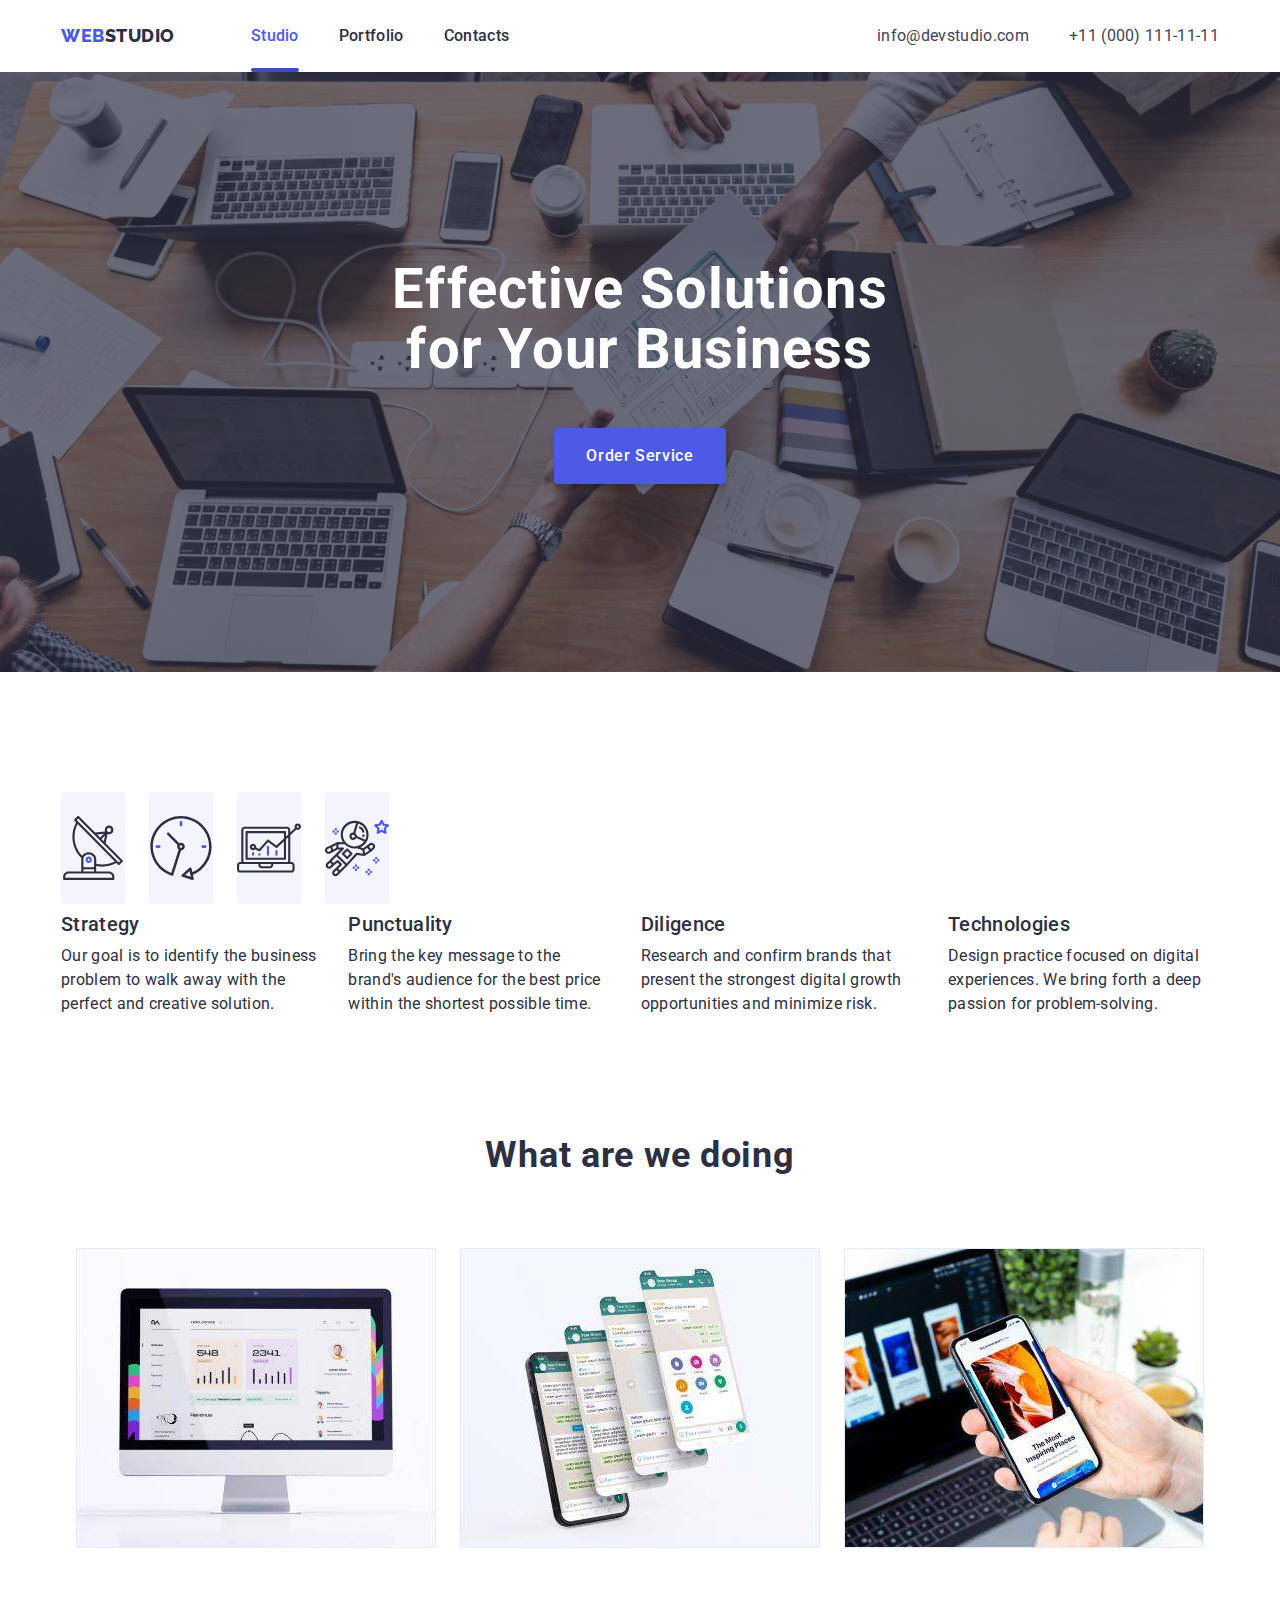
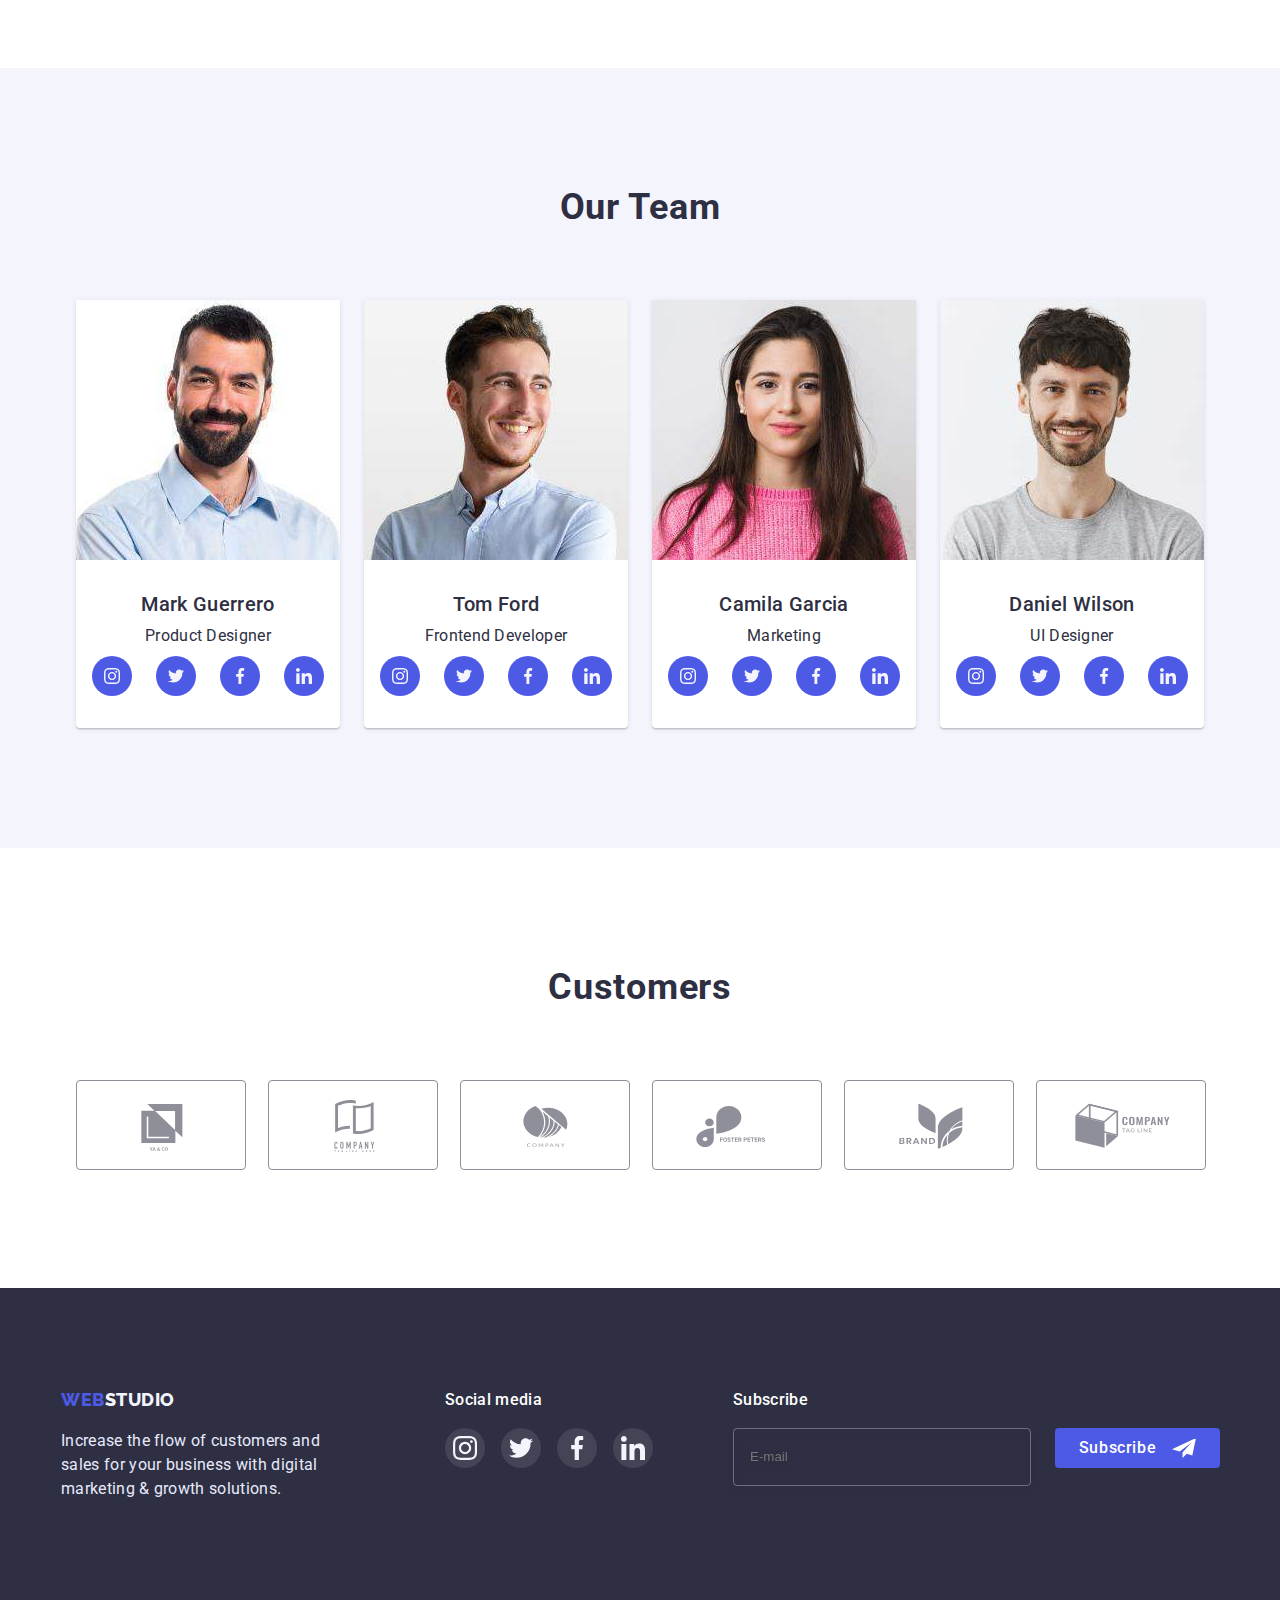
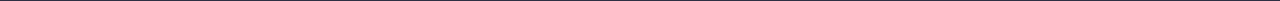
<file: index.html>
<!DOCTYPE html>
<html lang="en">
  <head>
    <meta charset="UTF-8" />
    <meta http-equiv="X-UA-Compatible" content="IE=edge" />
    <meta name="viewport" content="width=device-width, initial-scale=1.0" />
    <title>webstudio</title>
    <!--Fonts-->
    <link rel="preconnect" href="https://fonts.googleapis.com" />
    <link rel="preconnect" href="https://fonts.gstatic.com" crossorigin />
    <link rel="preconnect" href="https://fonts.googleapis.com" />
    <link rel="preconnect" href="https://fonts.gstatic.com" crossorigin />
    <link
      href="https://fonts.googleapis.com/css2?family=Raleway:wght@800&family=Roboto:wght@400;500;700;900&display=swap"
      rel="stylesheet"
    />
    <!--Styles-->
    <link
      rel="stylesheet"
      href="https://cdnjs.cloudflare.com/ajax/libs/modern-normalize/1.1.0/modern-normalize.min.css"
      integrity="sha512-wpPYUAdjBVSE4KJnH1VR1HeZfpl1ub8YT/NKx4PuQ5NmX2tKuGu6U/JRp5y+Y8XG2tV+wKQpNHVUX03MfMFn9Q=="
      crossorigin="anonymous"
      referrerpolicy="no-referrer"
    />
    <link rel="stylesheet" href="./css/styles.css" />
  </head>
  <body>
    <header class="header">
      <div class="container-header container">
        <nav class="header-nav">
          <a class="logo logo-header" href="./index.html">
            <span class="color-web">WEB</span>STUDIO</a
          >
          <ul class="links-list">
            <li class="link-item">
              <a class="header-links current" href="./index.html">Studio</a>
            </li>
            <li class="link-item">
              <a class="header-links" href="./portfolio.html">Portfolio</a>
            </li>
            <li class="link-item">
              <a class="header-links" href="">Contacts</a>
            </li>
          </ul>
        </nav>
        <address class="address">
          <ul class="menu-address">
            <li class="mail">
              <a class="contacts" href="mailto:info@devstudio.com"
                >info@devstudio.com</a
              >
            </li>
            <li class="tel">
              <a class="contacts" href="tel:+110001111111"
                >+11 (000) 111-11-11</a
              >
            </li>
          </ul>
        </address>
      </div>
    </header>

    <main>
      <!--банер-->
      <section class="section-hero section">
        <div class="container">
          <h1 class="hero-title">Effective Solutions for Your Business</h1>
          <button class="main-button" type="button" data-modal-open>
            Order Service
          </button>
        </div>
      </section>
      <!--преимущества-->
      <section class="section-advantages section">
        <div class="container">
          <h2 hidden>характерная черта</h2>
          <ul class="advantages-icons-list">
            <li class="advantages-icons-item">
              <a class="advantages-link" href="#">
                <svg class="advantages-icon">
                  <use href="./images/icons.svg#icon-antenna"></use>
                </svg>
              </a>
            </li>
            <li class="advantages-icons-item">
              <a class="advantages-link" href="#">
                <svg class="advantages-icon">
                  <use href="./images/icons.svg#icon-clock"></use>
                </svg>
              </a>
            </li>
            <li class="advantages-icons-item">
              <a class="advantages-link" href="#"
                ><svg class="advantages-icon">
                  <use href="./images/icons.svg#icon-diagram"></use>
                </svg>
              </a>
            </li>
            <li class="advantages-icons-item">
              <a class="advantages-link" href="#">
                <svg class="advantages-icon">
                  <use href="./images/icons.svg#icon-astronaut"></use>
                </svg>
              </a>
            </li>
          </ul>
          <ul class="list">
            <li class="list-general list-advantages">
              <h3 class="second-hero-text">Strategy</h3>
              <p class="text">
                Our goal is to identify the business problem to walk away with
                the perfect and creative solution.
              </p>
            </li>
            <li class="list-general list-advantages">
              <h3 class="second-hero-text">Punctuality</h3>
              <p class="text">
                Bring the key message to the brand's audience for the best price
                within the shortest possible time.
              </p>
            </li>
            <li class="list-general list-advantages">
              <h3 class="second-hero-text">Diligence</h3>
              <p class="text">
                Research and confirm brands that present the strongest digital
                growth opportunities and minimize risk.
              </p>
            </li>
            <li class="list-general list-advantages">
              <h3 class="second-hero-text">Technologies</h3>
              <p class="text">
                Design practice focused on digital experiences. We bring forth a
                deep passion for problem-solving.
              </p>
            </li>
          </ul>
        </div>
      </section>
      <!--что мы делаем-->
      <section class="section-we-doing section">
        <div class="container">
          <h2 class="hero-text">What are we doing</h2>
          <ul class="list">
            <li class="list-general">
              <img src="./images/monitor.jpg" alt="monitor" width="360" />
            </li>
            <li class="list-general">
              <img src="./images/app.jpg" alt="app" width="360" />
            </li>
            <li class="list-general">
              <img src="./images/using_app.jpg" alt="using app" width="360" />
            </li>
          </ul>
        </div>
      </section>
      <!-- наша команда-->
      <section class="section-our-team section">
        <div class="container">
          <h2 class="hero-text">Our Team</h2>
          <ul class="list">
            <li class="list-general list-our-team">
              <img
                src="./images/product_designer.jpg"
                alt="Mark Guerrero"
                width="264"
              />
              <div class="team-name">
                <h3 class="second-hero-text text-our-tem">Mark Guerrero</h3>
                <p class="text text-our-tem">Product Designer</p>
              </div>
              <div>
                <ul class="socials-list">
                  <li class="socials-item">
                    <a class="socials-link" href="#">
                      <svg class="socials-icon">
                        <use href="./images/icons.svg#icon-instagram"></use>
                      </svg>
                    </a>
                  </li>
                  <li class="socials-item">
                    <a class="socials-link" href="#">
                      <svg class="socials-icon">
                        <use href="./images/icons.svg#icon-twitter"></use>
                      </svg>
                    </a>
                  </li>
                  <li class="socials-item">
                    <a class="socials-link" href="#">
                      <svg class="socials-icon">
                        <use href="./images/icons.svg#icon-facebook"></use>
                      </svg>
                    </a>
                  </li>
                  <li class="socials-item">
                    <a class="socials-link" href="#">
                      <svg class="socials-icon">
                        <use href="./images/icons.svg#icon-linkedin"></use>
                      </svg>
                    </a>
                  </li>
                </ul>
              </div>
            </li>
            <li class="list-general list-our-team">
              <img
                src="./images/frontend_developer.jpg"
                alt="Tom Ford"
                width="264"
              />
              <div class="team-name">
                <h3 class="second-hero-text text-our-tem">Tom Ford</h3>
                <p class="text text-our-tem">Frontend Developer</p>
              </div>
              <ul class="socials-list">
                <li class="socials-item">
                  <a class="socials-link" href="#">
                    <svg class="socials-icon">
                      <use href="./images/icons.svg#icon-instagram"></use>
                    </svg>
                  </a>
                </li>
                <li class="socials-item">
                  <a class="socials-link" href="#">
                    <svg class="socials-icon">
                      <use href="./images/icons.svg#icon-twitter"></use>
                    </svg>
                  </a>
                </li>
                <li class="socials-item">
                  <a class="socials-link" href="#">
                    <svg class="socials-icon">
                      <use href="./images/icons.svg#icon-facebook"></use>
                    </svg>
                  </a>
                </li>
                <li class="socials-item">
                  <a class="socials-link" href="#">
                    <svg class="socials-icon">
                      <use href="./images/icons.svg#icon-linkedin"></use>
                    </svg>
                  </a>
                </li>
              </ul>
            </li>
            <li class="list-general list-our-team">
              <img
                src="./images/marketing.jpg"
                alt="Camila Garcia"
                width="264"
              />
              <div class="team-name">
                <h3 class="second-hero-text text-our-tem">Camila Garcia</h3>
                <p class="text text-our-tem">Marketing</p>
              </div>
              <ul class="socials-list">
                <li class="socials-item">
                  <a class="socials-link" href="#">
                    <svg class="socials-icon">
                      <use href="./images/icons.svg#icon-instagram"></use>
                    </svg>
                  </a>
                </li>
                <li class="socials-item">
                  <a class="socials-link" href="#">
                    <svg class="socials-icon">
                      <use href="./images/icons.svg#icon-twitter"></use>
                    </svg>
                  </a>
                </li>
                <li class="socials-item">
                  <a class="socials-link" href="#">
                    <svg class="socials-icon">
                      <use href="./images/icons.svg#icon-facebook"></use>
                    </svg>
                  </a>
                </li>
                <li class="socials-item">
                  <a class="socials-link" href="#">
                    <svg class="socials-icon">
                      <use href="./images/icons.svg#icon-linkedin"></use>
                    </svg>
                  </a>
                </li>
              </ul>
            </li>
            <li class="list-general list-our-team">
              <img
                src="./images/ui_designer.jpg"
                alt="Daniel Wilson"
                width="264"
              />
              <div class="team-name">
                <h3 class="second-hero-text text-our-tem">Daniel Wilson</h3>
                <p class="text text-our-tem">UI Designer</p>
              </div>
              <ul class="socials-list">
                <li class="socials-item">
                  <a class="socials-link" href="#">
                    <svg class="socials-icon">
                      <use href="./images/icons.svg#icon-instagram"></use>
                    </svg>
                  </a>
                </li>
                <li class="socials-item">
                  <a class="socials-link" href="#">
                    <svg class="socials-icon">
                      <use href="./images/icons.svg#icon-twitter"></use>
                    </svg>
                  </a>
                </li>
                <li class="socials-item">
                  <a class="socials-link" href="#">
                    <svg class="socials-icon">
                      <use href="./images/icons.svg#icon-facebook"></use>
                    </svg>
                  </a>
                </li>
                <li class="socials-item">
                  <a class="socials-link" href="#">
                    <svg class="socials-icon">
                      <use href="./images/icons.svg#icon-linkedin"></use>
                    </svg>
                  </a>
                </li>
              </ul>
            </li>
          </ul>
        </div>
      </section>
      <!--Клиенты-->
      <section class="section">
        <div class="container">
          <h2 class="hero-text">Customers</h2>
          <ul class="customers-list">
            <li class="customers-item">
              <a class="customers-link" href="#">
                <svg class="customers-icon" width="104px" height="56px">
                  <use href="./images/icons.svg#icon-Logo1"></use>
                </svg>
              </a>
            </li>
            <li class="customers-item">
              <a class="customers-link" href="#">
                <svg class="customers-icon" width="104px" height="56px">
                  <use href="./images/icons.svg#icon-Logo2"></use>
                </svg>
              </a>
            </li>
            <li class="customers-item">
              <a class="customers-link" href="#">
                <svg class="customers-icon" width="104px" height="56px">
                  <use href="./images/icons.svg#icon-Logo3"></use>
                </svg>
              </a>
            </li>
            <li class="customers-item">
              <a class="customers-link" href="#">
                <svg class="customers-icon" width="104px" height="56px">
                  <use href="./images/icons.svg#icon-Logo4"></use>
                </svg>
              </a>
            </li>
            <li class="customers-item">
              <a class="customers-link" href="#">
                <svg class="customers-icon" width="104px" height="56px">
                  <use href="./images/icons.svg#icon-Logo5"></use>
                </svg>
              </a>
            </li>
            <li class="customers-item">
              <a class="customers-link" href="#">
                <svg class="customers-icon" width="104px" height="56px">
                  <use href="./images/icons.svg#icon-Logo6"></use>
                </svg>
              </a>
            </li>
          </ul>
        </div>
      </section>
    </main>

    <footer class="footer">
      <div class="container">
        <div class="container-footer">
          <div class="logo-text-footer">
            <a class="logo" href="./index.html"
              ><span class="color-web">WEB</span
              ><span class="color-studio">STUDIO</span>
            </a>
            <p class="text-footer">
              Increase the flow of customers and sales for your business with
              digital marketing & growth solutions.
            </p>
          </div>
          <div>
            <p class="text-social-media">Social media</p>
            <ul class="socials-list-footer">
              <li class="socials-item-footer">
                <a class="socials-link socials-link-footer" href="#">
                  <svg class="socials-icon-footer">
                    <use href="./images/icons.svg#icon-instagram"></use>
                  </svg>
                </a>
              </li>
              <li class="socials-item-footer">
                <a class="socials-link socials-link-footer" href="#">
                  <svg class="socials-icon-footer">
                    <use href="./images/icons.svg#icon-twitter"></use>
                  </svg>
                </a>
              </li>
              <li class="socials-item-footer">
                <a class="socials-link socials-link-footer" href="#">
                  <svg class="socials-icon-footer">
                    <use href="./images/icons.svg#icon-facebook"></use>
                  </svg>
                </a>
              </li>
              <li class="socials-item-footer">
                <a class="socials-link socials-link-footer" href="#">
                  <svg class="socials-icon-footer">
                    <use href="./images/icons.svg#icon-linkedin"></use>
                  </svg>
                </a>
              </li>
            </ul>
          </div>
          <div class="subscribe-form">
            <label
              class="subscribe-label text-social-media"
              for="email-Subscribe"
              >Subscribe</label
            >
            <form
              class="form-subscribe"
              name="Subscribe"
              autocomplete="off"
              novalidate
            >
              <input
                class="subscribe-input"
                type="email"
                id="email-Subscribe"
                name="email-Subscribe"
                placeholder="E-mail"
              />
              <button class="button-subscribe" type="submit">
                Subscribe
                <svg class="subscribe-icon">
                  <use href="./images/icons.svg#icon-Frame"></use>
                </svg>
              </button>
            </form>
          </div>
        </div>
      </div>
    </footer>

    <div class="backdrob is-hidden" data-modal>
      <div class="modal">
        <button class="modal-close" type="button" data-modal-close>
          <svg class="close-icon">
            <use href="./images/icons.svg#icon-close-black"></use>
          </svg>
        </button>
        <h2 class="modal-text">
          Leave your contacts and we will call you back
        </h2>
        <form class="contact-form" name="conact-form" autocomplete="off">
          <div class="form-field">
            <label class="modal-label" for="user-name">Name</label>
            <input
              class="modal-input"
              id="user-name"
              type="text"
              name="user-name"
              autofocus
              required
            />
            <svg class="modal-icon">
              <use href="./images/icons.svg#icon-person-black"></use>
            </svg>
          </div>
          <div class="form-field">
            <label class="modal-label" for="user-phone">Phone</label>
            <input
              class="modal-input"
              id="user-phone"
              type="tel"
              name="user-phone"
              required
            />
            <svg class="modal-icon">
              <use href="./images/icons.svg#icon-phone-black-18dp"></use>
            </svg>
          </div>
          <div class="form-field">
            <label class="modal-label" for="user-email">Email</label>
            <input
              class="modal-input"
              id="user-email"
              type="email"
              name="user-email"
              required
            />
            <svg class="modal-icon">
              <use href="./images/icons.svg#icon-email-black-18dp"></use>
            </svg>
          </div>
          <div class="form-field">
            <label class="modal-label" for="user-comment">Comment</label>
            <textarea
              class="modal-input textarea"
              name="user-comment"
              id="user-comment"
              placeholder="Text input"
            ></textarea>
          </div>
          <div class="form-checkbox">
            <input
              class="input-checkbox"
              type="checkbox"
              id="input-checkbox"
              name="input-checkbox"
            />
            <span class="checkbox-icon"></span>
            <label class="label-checkbox" for="input-checkbox">
              I accept the terms and conditions of the
              <a href="#">Privacy Policy</a></label
            >
          </div>
          <div class="modal-button">
            <button class="button-send" type="submit">Send</button>
          </div>
        </form>
      </div>
    </div>
    <script src="./js/modal.js"></script>
  </body>
</html>
</file>
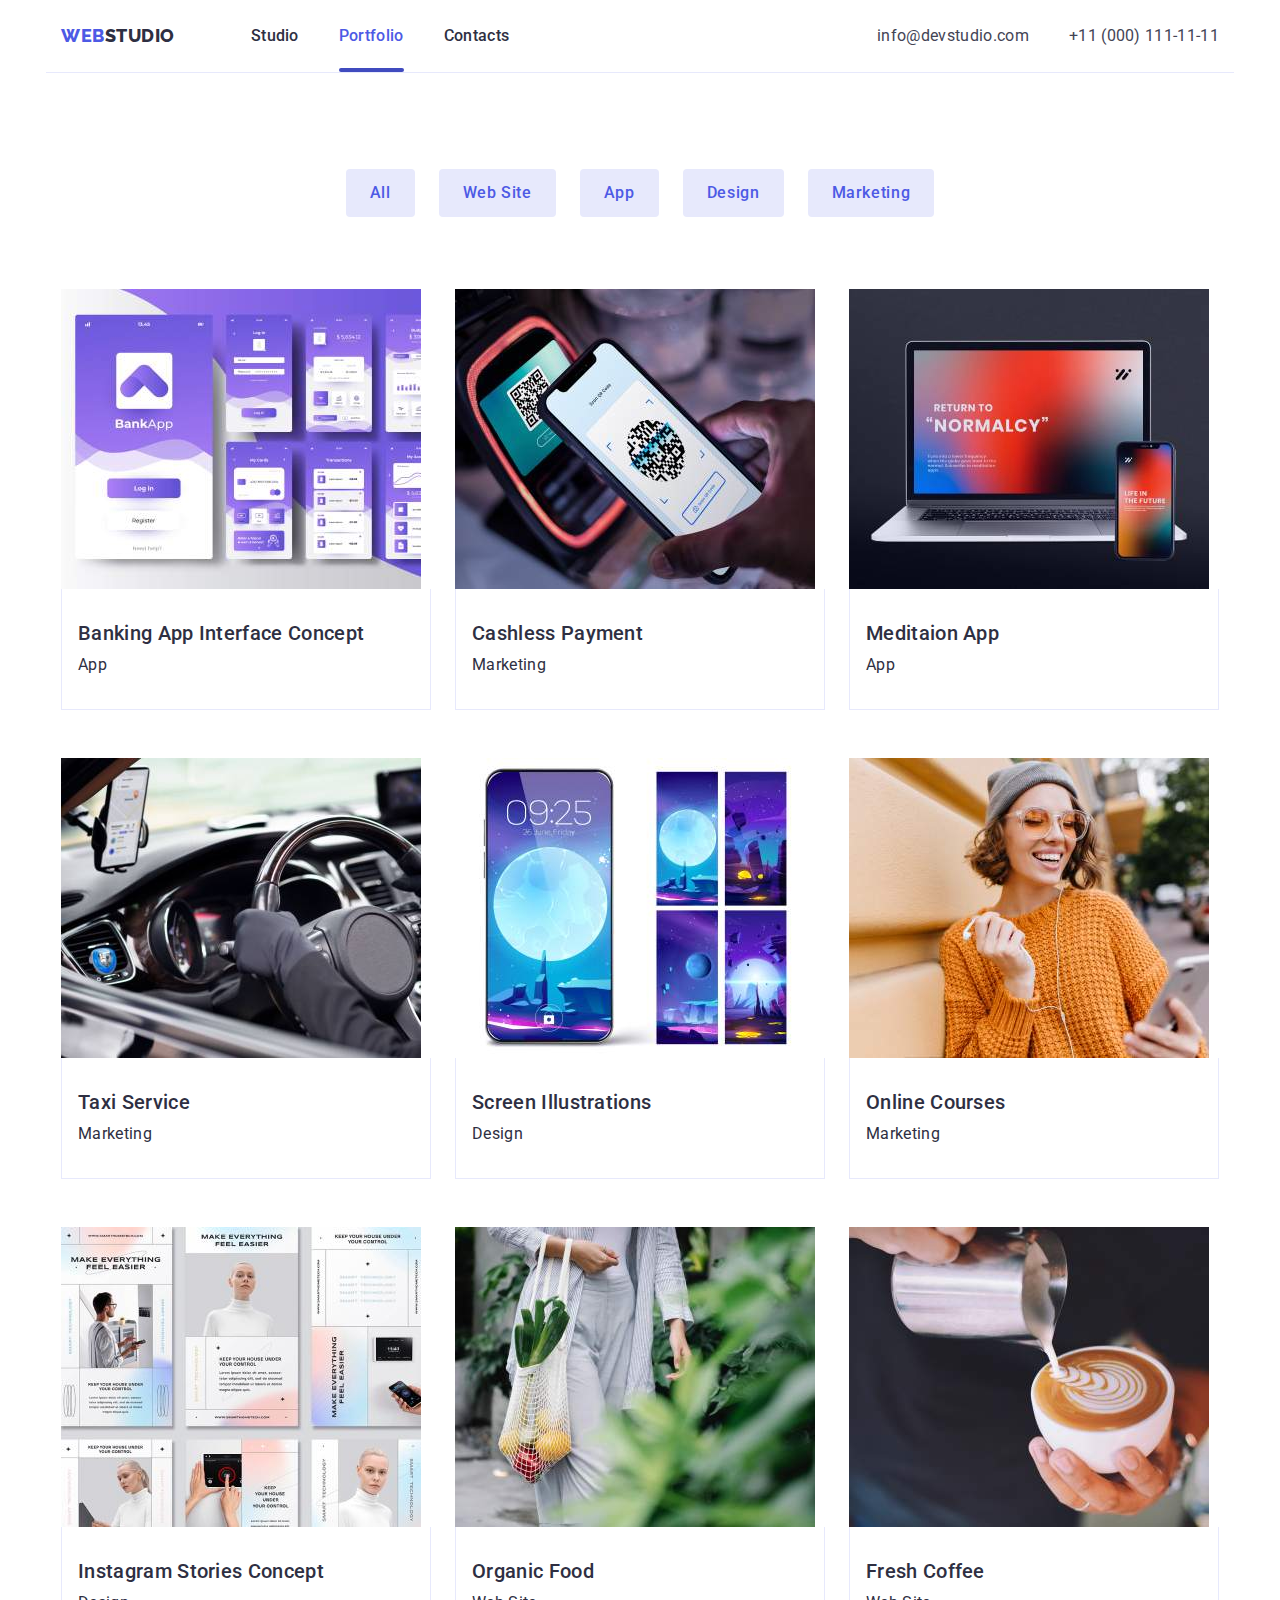
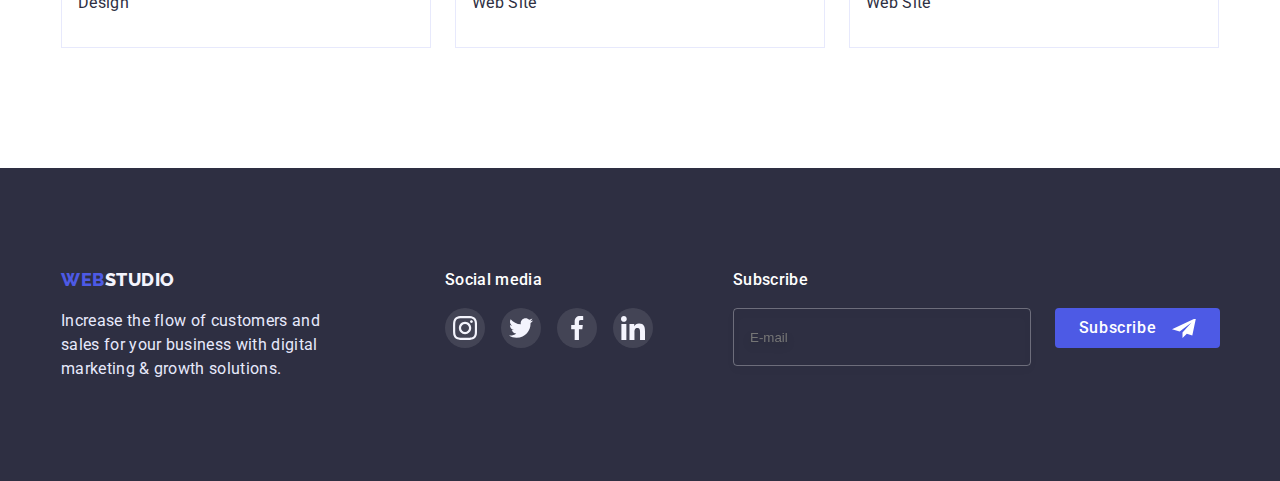
<file: portfolio.html>
<!DOCTYPE html>
<html lang="en">
  <head>
    <meta charset="UTF-8" />
    <meta http-equiv="X-UA-Compatible" content="IE=edge" />
    <meta name="viewport" content="width=device-width, initial-scale=1.0" />
    <title>Portfolio</title>
    <!--Fonts-->
    <link rel="preconnect" href="https://fonts.googleapis.com" />
    <link rel="preconnect" href="https://fonts.gstatic.com" crossorigin />
    <link rel="preconnect" href="https://fonts.googleapis.com" />
    <link rel="preconnect" href="https://fonts.gstatic.com" crossorigin />
    <link
      href="https://fonts.googleapis.com/css2?family=Raleway:wght@800&family=Roboto:wght@400;500;700;900&display=swap"
      rel="stylesheet"
    />
    <!--Styles-->
    <link
      rel="stylesheet"
      href="https://cdnjs.cloudflare.com/ajax/libs/modern-normalize/1.1.0/modern-normalize.min.css"
      integrity="sha512-wpPYUAdjBVSE4KJnH1VR1HeZfpl1ub8YT/NKx4PuQ5NmX2tKuGu6U/JRp5y+Y8XG2tV+wKQpNHVUX03MfMFn9Q=="
      crossorigin="anonymous"
      referrerpolicy="no-referrer"
    />
    <link rel="stylesheet" href="./css/styles.css" />
  </head>
  <body>
    <header class="header">
      <div class="container-header container bottom-frame">
        <nav class="header-nav">
          <a class="logo logo-header" href="./index.html">
            <span class="color-web">WEB</span>STUDIO</a
          >
          <ul class="links-list">
            <li class="link-item">
              <a class="header-links" href="./index.html">Studio</a>
            </li>
            <li class="link-item">
              <a class="header-links current" href="./portfolio.html"
                >Portfolio</a
              >
            </li>
            <li class="link-item">
              <a class="header-links" href="">Contacts</a>
            </li>
          </ul>
        </nav>
        <address class="address">
          <ul class="menu-address">
            <li class="mail">
              <a class="contacts" href="mailto:info@devstudio.com"
                >info@devstudio.com</a
              >
            </li>
            <li class="tel">
              <a class="contacts" href="tel:+110001111111"
                >+11 (000) 111-11-11</a
              >
            </li>
          </ul>
        </address>
      </div>
    </header>
    <main>
      <section class="section-portfolio">
        <div class="container">
          <ul class="button-navigation">
            <li><button class="filter-button" type="button">All</button></li>
            <li>
              <button class="filter-button" type="button">Web Site</button>
            </li>
            <li><button class="filter-button" type="button">App</button></li>
            <li>
              <button class="filter-button" type="button">Design</button>
            </li>
            <li>
              <button class="filter-button" type="button">Marketing</button>
            </li>
          </ul>
          <h1 hidden>Our projects</h1>
          <ul class="projects-list">
            <li class="projects-item">
              <a class="projects-link" href="">
                <div class="projects-image">
                  <img
                    src="./images/portfolio/banking.jpg"
                    alt="Banking App"
                    width="360"
                  />
                  <div class="projects-description">
                    <p>
                      14 Stylish and User-Friendly App Design Concepts · Task
                      Manager App · Calorie Tracker App · Exotic Fruit Ecommerce
                      App · Cloud Storage App
                    </p>
                  </div>
                </div>

                <div class="projects-text">
                  <h2 class="second-hero-text">
                    Banking App Interface Concept
                  </h2>
                  <p class="text">App</p>
                </div>
              </a>
            </li>
            <li class="projects-item">
              <a class="projects-link" href="">
                <div class="projects-image">
                  <img
                    src="./images/portfolio/payment.jpg"
                    alt="Cashless Payment"
                    width="360"
                  />
                  <div class="projects-description">
                    <p>
                      14 Stylish and User-Friendly App Design Concepts · Task
                      Manager App · Calorie Tracker App · Exotic Fruit Ecommerce
                      App · Cloud Storage App
                    </p>
                  </div>
                </div>
                <div class="projects-text">
                  <h2 class="second-hero-text">Cashless Payment</h2>
                  <p class="text">Marketing</p>
                </div>
              </a>
            </li>
            <li class="projects-item">
              <a class="projects-link" href="">
                <div class="projects-image">
                  <img
                    src="./images/portfolio/meditaion.jpg"
                    alt="Meditaion App"
                    width="360"
                  />
                  <div class="projects-description">
                    <p>
                      14 Stylish and User-Friendly App Design Concepts · Task
                      Manager App · Calorie Tracker App · Exotic Fruit Ecommerce
                      App · Cloud Storage App
                    </p>
                  </div>
                </div>
                <div class="projects-text">
                  <h2 class="second-hero-text">Meditaion App</h2>
                  <p class="text">App</p>
                </div>
              </a>
            </li>
            <li class="projects-item">
              <a class="projects-link" href="">
                <div class="projects-image">
                  <img
                    src="./images/portfolio/taxi.jpg"
                    alt="Taxi Service"
                    width="360"
                  />
                  <div class="projects-description">
                    <p>
                      14 Stylish and User-Friendly App Design Concepts · Task
                      Manager App · Calorie Tracker App · Exotic Fruit Ecommerce
                      App · Cloud Storage App
                    </p>
                  </div>
                </div>
                <div class="projects-text">
                  <h2 class="second-hero-text">Taxi Service</h2>
                  <p class="text">Marketing</p>
                </div>
              </a>
            </li>
            <li class="projects-item">
              <a class="projects-link" href="">
                <div class="projects-image">
                  <img
                    src="./images/portfolio/illustration.jpg"
                    alt="Screen Illustrations"
                    width="360"
                  />
                  <div class="projects-description">
                    <p>
                      14 Stylish and User-Friendly App Design Concepts · Task
                      Manager App · Calorie Tracker App · Exotic Fruit Ecommerce
                      App · Cloud Storage App
                    </p>
                  </div>
                </div>
                <div class="projects-text">
                  <h2 class="second-hero-text">Screen Illustrations</h2>
                  <p class="text">Design</p>
                </div>
              </a>
            </li>
            <li class="projects-item">
              <a class="projects-link" href="">
                <div class="projects-image">
                  <img
                    src="./images/portfolio/courses.jpg"
                    alt="Online Courses"
                    width="360"
                  />
                  <div class="projects-description">
                    <p>
                      14 Stylish and User-Friendly App Design Concepts · Task
                      Manager App · Calorie Tracker App · Exotic Fruit Ecommerce
                      App · Cloud Storage App
                    </p>
                  </div>
                </div>
                <div class="projects-text">
                  <h2 class="second-hero-text">Online Courses</h2>
                  <p class="text">Marketing</p>
                </div>
              </a>
            </li>
            <li class="projects-item">
              <a class="projects-link" href="">
                <div class="projects-image">
                  <img
                    src="./images/portfolio/instagram.jpg"
                    alt="Instagram Stories Concept"
                    width="360"
                  />
                  <div class="projects-description">
                    <p>
                      14 Stylish and User-Friendly App Design Concepts · Task
                      Manager App · Calorie Tracker App · Exotic Fruit Ecommerce
                      App · Cloud Storage App
                    </p>
                  </div>
                </div>
                <div class="projects-text">
                  <h2 class="second-hero-text">Instagram Stories Concept</h2>
                  <p class="text">Design</p>
                </div>
              </a>
            </li>
            <li class="projects-item">
              <a class="projects-link" href="">
                <div class="projects-image">
                  <img
                    src="./images/portfolio/food.jpg"
                    alt="Organic Food"
                    width="360"
                  />
                  <div class="projects-description">
                    <p>
                      14 Stylish and User-Friendly App Design Concepts · Task
                      Manager App · Calorie Tracker App · Exotic Fruit Ecommerce
                      App · Cloud Storage App
                    </p>
                  </div>
                </div>
                <div class="projects-text">
                  <h2 class="second-hero-text">Organic Food</h2>
                  <p class="text">Web Site</p>
                </div>
              </a>
            </li>
            <li class="projects-item">
              <a class="projects-link" href="">
                <div class="projects-image">
                  <img
                    src="./images/portfolio/coffee.jpg"
                    alt="Fresh Coffee"
                    width="360"
                  />
                  <div class="projects-description">
                    <p>
                      14 Stylish and User-Friendly App Design Concepts · Task
                      Manager App · Calorie Tracker App · Exotic Fruit Ecommerce
                      App · Cloud Storage App
                    </p>
                  </div>
                </div>
                <div class="projects-text">
                  <h2 class="second-hero-text">Fresh Coffee</h2>
                  <p class="text">Web Site</p>
                </div>
              </a>
            </li>
          </ul>
        </div>
      </section>
    </main>

    <footer class="footer">
      <div class="container">
        <div class="container-footer">
          <div class="logo-text-footer">
            <a class="logo" href="./index.html"
              ><span class="color-web">WEB</span
              ><span class="color-studio">STUDIO</span>
            </a>
            <p class="text-footer">
              Increase the flow of customers and sales for your business with
              digital marketing & growth solutions.
            </p>
          </div>
          <div>
            <p class="text-social-media">Social media</p>
            <ul class="socials-list-footer">
              <li class="socials-item-footer">
                <a class="socials-link socials-link-footer" href="#">
                  <svg class="socials-icon-footer">
                    <use href="./images/icons.svg#icon-instagram"></use>
                  </svg>
                </a>
              </li>
              <li class="socials-item-footer">
                <a class="socials-link socials-link-footer" href="#">
                  <svg class="socials-icon-footer">
                    <use href="./images/icons.svg#icon-twitter"></use>
                  </svg>
                </a>
              </li>
              <li class="socials-item-footer">
                <a class="socials-link socials-link-footer" href="#">
                  <svg class="socials-icon-footer">
                    <use href="./images/icons.svg#icon-facebook"></use>
                  </svg>
                </a>
              </li>
              <li class="socials-item-footer">
                <a class="socials-link socials-link-footer" href="#">
                  <svg class="socials-icon-footer">
                    <use href="./images/icons.svg#icon-linkedin"></use>
                  </svg>
                </a>
              </li>
            </ul>
          </div>
          <div class="subscribe-form">
            <label
              class="subscribe-label text-social-media"
              for="email-Subscribe"
              >Subscribe</label
            >
            <form
              class="form-subscribe"
              name="Subscribe"
              autocomplete="off"
              novalidate
            >
              <input
                class="subscribe-input"
                type="email"
                id="email-Subscribe"
                name="email-Subscribe"
                placeholder="E-mail"
              />
              <button class="button-subscribe" type="submit">
                Subscribe
                <svg class="subscribe-icon">
                  <use href="./images/icons.svg#icon-Frame"></use>
                </svg>
              </button>
            </form>
          </div>
        </div>
      </div>
    </footer>
  </body>
</html>
</file>
<file: css/styles.css>
:root {
  --white: #fff;
  --navy: #2e2f42;
  --cl-hover: #404bbf;
  --contact-cl: #434455;
  --blue: #4d5ae5;
  --white-two: #e7e9fc;
  --white-three: #f4f4fd;
  --green-hover: #31d0aa;
  --customers-icon: #8e8f99;
  --black: #000000;
  --modal-bgc: #fcfcfc;
  --transition: 250ms cubic-bezier(0.4, 0, 0.2, 1);
}

* {
  padding: 0;
  margin: 0;
}

body {
  color: var(--navy);
  background-color: var(--white);
  font-family: "Roboto", sans-serif;
  letter-spacing: 0.02em;
  font-size: 16px;
  line-height: 1.5;
}
ul {
  list-style-type: none;
  margin: 0;
  padding: 0;
}

img {
  display: block;
  max-width: 100%;
  height: auto;
}

p,
h1,
h2,
h3,
h4,
h5,
h6 {
  margin-top: 0;
}

.section {
  padding: 120px 0px;
  max-width: 1440px;
  margin-left: auto;
  margin-right: auto;
}

.container {
  width: 1158px;
  margin-left: auto;
  margin-right: auto;
  padding-left: 15px;
  padding-right: 15px;
}

/*header*/

.header {
  background-color: var(--white);
}
.container-header {
  display: flex;
  align-items: center;
}

.bottom-frame {
  border-bottom: 1px solid var(--white-two);
}

.header-links {
  font-weight: 500;
  font-size: 16px;
  line-height: 1.5;
  text-decoration: none;
  color: var(--navy);
  letter-spacing: 0.02em;
  display: block;
  padding-top: 24px;
  padding-bottom: 24px;
  transition: color 250ms cubic-bezier(0.4, 0, 0.2, 1),
    background-color 250ms cubic-bezier(0.4, 0, 0.2, 1);
}

.links-list {
  display: flex;
  align-items: center;
  gap: 40px;
}
.header-links:hover {
  color: var(--cl-hover);
}
.header-links:focus {
  color: var(--cl-hover);
  background-color: var(--white);
}
.current {
  position: relative;
  color: var(--blue);
}
.current::after {
  content: "";
  display: block;
  position: absolute;
  width: 100%;
  height: 4px;
  bottom: 0;
  left: 0;
  border-radius: 2px;
  background-color: var(--cl-hover);
}
.header-nav {
  display: flex;
  align-items: center;
  flex-grow: 1;
}
.contacts {
  font-size: 16px;
  line-height: 1.5;
  text-decoration: none;
  color: var(--contact-cl);
  letter-spacing: 0.02em;
  padding-top: 24px;
  padding-bottom: 24px;
  transition: color 250ms cubic-bezier(0.4, 0, 0.2, 1),
    background-color 250ms cubic-bezier(0.4, 0, 0.2, 1);
}
.contacts:hover {
  color: var(--blue);
}
.contacts:focus {
  color: var(--blue);
  background-color: var(--white);
}

.menu-address {
  display: flex;
  align-items: center;
  gap: 40px;
}
.address {
  margin-left: auto;
  font-style: normal;
}

.logo-header {
  margin-right: 76px;
}

.logo {
  color: var(--navy);
  font-family: "Raleway", sans-serif;
  font-weight: 800;
  font-size: 18px;
  line-height: 1.33;
  text-transform: uppercase;
  text-decoration: none;
  letter-spacing: 0.03em;
}

.color-web {
  color: var(--blue);
}
.color-studio {
  color: var(--white-three);
}

/*hero*/

.hero-title {
  color: var(--white);
  max-width: 496px;
  font-size: 56px;
  line-height: 1.07;
  text-align: center;
  letter-spacing: 0.02em;
  margin: 0 auto;
  margin-bottom: 48px;
}

.section-hero {
  padding-top: 188px;
  padding-bottom: 188px;
  text-align: center;
  background-image: linear-gradient(
      rgba(46, 47, 66, 0.7),
      rgba(46, 47, 66, 0.7)
    ),
    url(../images/hero_image.jpg);
  background-repeat: no-repeat;
  background-position: center;
  background-size: 1440px;
}

.hero-text {
  font-size: 36px;
  line-height: 1.11;
  text-align: center;
  letter-spacing: 0.02em;
  margin-bottom: 72px;
}

.second-hero-text {
  font-size: 20px;
  font-weight: 500;
  line-height: 1.2;
  margin-bottom: 8px;
}

.text {
  font-size: 16px;
  line-height: 1.5;
}

/*main button*/

.main-button {
  font-weight: 500;
  font-size: 16px;
  line-height: 1.5;
  font-family: "Roboto", sans-serif;
  cursor: pointer;
  background-color: var(--blue);
  color: var(--white);
  border: none;
  border-radius: 4px;
  box-shadow: 0px 4px 4px rgba(0, 0, 0, 0.15);
  letter-spacing: 0.04em;
  padding: 16px 32px;
  transition: background-color 250ms cubic-bezier(0.4, 0, 0.2, 1);
}
.main-button:hover {
  background-color: var(--cl-hover);
}
.main-button:focus {
  background-color: var(--cl-hover);
}

/*advantages*/
.advantages-icons-list {
  display: flex;
  gap: 24px;
}

.advantages-icons-item {
  flex-basis: calc((100%-72) / 4);
  display: flex;
  justify-content: center;
  align-items: center;
  height: 112px;
  background-color: var(--white-three);
  border-radius: 4px;
  margin-bottom: 8px;
}

.advantages-link {
  display: flex;
  width: 64px;
  height: 64px;
}

.advantages-icon {
  display: flex;
  fill: var(--navy);
}

.list-advantages {
  flex-basis: calc((100%-72) / 4);
}

/*What are we doing*/

.section-we-doing {
  padding-top: 0px;
}

/*our team*/

.text-our-tem {
  text-align: center;
}
.section-our-team {
  background-color: var(--white-three);
}
.list-our-team {
  background-color: var(--white);
  box-shadow: 0px 1px 6px rgba(46, 47, 66, 0.08),
    0px 1px 1px rgba(46, 47, 66, 0.16), 0px 2px 1px rgba(46, 47, 66, 0.08);
  border-radius: 0px 0px 4px 4px;
}

.team-name {
  padding: 32px 0;
  padding-bottom: 0px;
}

.list {
  display: flex;
  align-items: center;
  justify-content: center;
}
.list-general:not(:last-child) {
  margin-right: 24px;
}

/*Клиенты*/
.customers-list {
  display: flex;
  gap: 24px;
  justify-content: center;
}
.customers-icon {
  fill: currentColor;
}
.customers-item {
  flex-basis: calc((100%-108) / 6);
  width: 168px;
  height: 88px;
}

.customers-link:hover {
  color: var(--blue);
  border-color: var(--blue);
}
.customers-link:focus {
  color: var(--blue);
  border-color: var(--blue);
}

.customers-link {
  display: flex;
  align-items: center;
  justify-content: center;
  width: 100%;
  height: 100%;
  color: var(--customers-icon);
  border: solid 1px;
  border-radius: 4px;
  border-color: var(--customers-icon);
  transition: color 250ms cubic-bezier(0.4, 0, 0.2, 1),
    border-color 250ms cubic-bezier(0.4, 0, 0.2, 1);
}
/*socials*/
.socials-list {
  display: flex;
  justify-content: center;
  padding-top: 8px;
  padding-bottom: 32px;
  gap: 24px;
}
.socials-list-footer {
  display: flex;
  justify-content: center;
  gap: 16px;
  margin-top: 16px;
}
.socials-icon {
  width: 16px;
  height: 16px;
  fill: var(--white-three);
}
.socials-icon-footer {
  width: 24px;
  height: 24px;
  fill: var(--white-three);
}

.socials-item {
  width: 40px;
  height: 40px;
}
.socials-item-footer {
  width: 40px;
  height: 40px;
}

.socials-link {
  display: flex;
  align-items: center;
  justify-content: center;
  width: 100%;
  height: 100%;
  background-color: var(--blue);
  border-radius: 50%;
  transition: background-color 250ms cubic-bezier(0.4, 0, 0.2, 1);
}
.socials-link-footer {
  background-color: rgba(255, 255, 255, 0.1);
  transition: background-color 250ms cubic-bezier(0.4, 0, 0.2, 1);
}
.socials-link:hover {
  background-color: var(--cl-hover);
}

.socials-link:focus {
  background-color: var(--cl-hover);
}

.socials-link-footer:hover {
  background-color: var(--green-hover);
}

.socials-link-footer:focus {
  background-color: var(--green-hover);
}
/*footer*/

.footer {
  background-color: var(--navy);
  padding-top: 100px;
  padding-bottom: 100px;
  margin: 0px, auto;
}
.logo-text-footer {
  margin-right: 120px;
}

.text-footer {
  color: var(--white-two);
  font-size: 16px;
  line-height: 1.5;
  letter-spacing: 0.02em;
  width: 264px;
  margin-top: 16px;
  text-align: left;
}
.text-social-media {
  font-family: "Roboto";
  font-style: normal;
  font-weight: 500;
  font-size: 16px;
  line-height: 24px;
  letter-spacing: 0.02em;
  color: var(--white);
}
.container-footer {
  display: flex;
}
.subscribe-form {
  margin-left: 80px;
}

.form-subscribe {
  display: flex;
  gap: 24px;
}
.subscribe-label {
  display: block;
  margin-bottom: 16px;
}
.subscribe-input {
  border: 1px solid rgba(255, 255, 255, 0.3);
  filter: drop-shadow(0px 4px 4px rgba(0, 0, 0, 0.15));
  border-radius: 4px;
  background-color: transparent;
  width: 264px;
  height: 40px;
  padding: 8px 16px;
  color: var(--white);
}

.subscribe-input:focus {
  background-color: var(--navy);
}
.button-subscribe {
  width: 165px;
  height: 40px;
  cursor: pointer;
  font-family: "Roboto", sans-serif;
  font-style: normal;
  font-weight: 500;
  font-size: 16px;
  line-height: 1.5;
  letter-spacing: 0.04em;
  color: var(--white);
  background-color: var(--blue);
  border-radius: 4px;
  border: none;
  justify-content: center;
  align-items: center;
  display: flex;
  flex-direction: row;
  gap: 16px;
  transition: background-color var(--transition);
}
.button-subscribe:hover {
  background-color: var(--cl-hover);
}
.subscribe-icon {
  fill: var(--white);
  width: 24px;
  height: 24px;
}

/*portfolio*/

.section-portfolio {
  padding-top: 96px;
  padding-bottom: 120px;
  padding-left: 0;
  padding-right: 0;
}

.projects-list {
  display: flex;
  gap: 48px 24px;
  flex-wrap: wrap;
}
.projects-item {
  flex-basis: calc((100% - 48px) / 3);
}

.projects-link {
  text-decoration: none;
  display: block;
  transition: box-shadow 250ms cubic-bezier(0.4, 0, 0.2, 1);
}

.projects-link:hover,
projects-link:focus {
  box-shadow: 0px 1px 6px rgba(46, 47, 66, 0.08),
    0px 1px 1px rgba(46, 47, 66, 0.16), 0px 2px 1px rgba(46, 47, 66, 0.08);
}

.projects-text {
  border-left: 1px solid var(--white-two);
  border-right: 1px solid var(--white-two);
  border-bottom: 1px solid var(--white-two);
  padding: 32px 0px;
  padding-left: 16px;
  color: var(--navy);
}

.projects-image {
  position: relative;
  overflow: hidden;
}
.projects-description {
  position: absolute;
  top: 0;
  left: 0;
  width: 100%;
  height: 100%;
  background-color: var(--blue);
  padding: 40px 32px 0px 32px;
  transform: translateY(100%);
  transition: transform 250ms;
  color: var(--white-three);
}
.projects-link:hover .projects-description {
  transform: translateY(0%);
}
.button-navigation {
  display: flex;
  gap: 24px;
  justify-content: center;
  margin-bottom: 72px;
}
.filter-button {
  cursor: pointer;
  background-color: var(--white-two);
  color: var(--blue);
  border: none;
  font-weight: 500;
  font-size: 16px;
  line-height: 1.5;
  letter-spacing: 0.04em;
  border-radius: 4px;
  font-family: "Roboto", sans-serif;
  padding: 12px 24px;
  transition: color 250ms cubic-bezier(0.4, 0, 0.2, 1),
    background-color 250ms cubic-bezier(0.4, 0, 0.2, 1),
    box-shadow 250ms cubic-bezier(0.4, 0, 0.2, 1);
}
.filter-button:hover {
  background-color: var(--cl-hover);
  color: var(--white);
  box-shadow: 0px 3px 1px rgba(0, 0, 0, 0.1), 0px 2px 1px rgba(0, 0, 0, 0.08),
    0px 2px 2px rgba(0, 0, 0, 0.12);
}

.filter-button:focus {
  background-color: var(--cl-hover);
  color: var(--white);
  box-shadow: 0px 3px 1px rgba(0, 0, 0, 0.1), 0px 2px 1px rgba(0, 0, 0, 0.08),
    0px 2px 2px rgba(0, 0, 0, 0.12);
}

/*modal*/

.backdrob {
  position: fixed;
  top: 0px;
  left: 0px;
  width: 100%;
  height: 100%;
  display: flex;
  align-items: center;
  justify-content: center;
  padding-top: 88px;
  padding-bottom: 12px;
  background-color: rgba(46, 47, 66, 0.4);
  transition: opacity 1000ms, visibility 1000ms, cubic-bezier(0.4, 0, 0.2, 1);
}
.backdrob.is-hidden {
  opacity: 0;
  visibility: hidden;
  pointer-events: none;
}

.modal {
  position: relative;
  width: 100%;
  max-width: 408px;
  height: 100%;
  max-height: 584px;
  background-color: var(--modal-bgc);
  box-shadow: 0px 1px 1px rgba(0, 0, 0, 0.14), 0px 1px 3px rgba(0, 0, 0, 0.12),
    0px 2px 1px rgba(0, 0, 0, 0.2);
  border-radius: 4px;
  padding: 72px 24px 24px;
  transform: scale(1);
  transition: 1000ms;
}
.backdrob.is-hidden .modal {
  transform: scale(0);
}

.close-icon {
  width: 8px;
  height: 8px;
}
.modal-close {
  position: absolute;
  display: flex;
  top: 24px;
  right: 24px;
  width: 24px;
  height: 24px;
  border-radius: 50%;
  border: 1px solid rgba(0, 0, 0, 0.1);
  background-color: var(--white-two);
  cursor: pointer;
  align-items: center;
  justify-content: center;
  transition: fill 250ms cubic-bezier(0.4, 0, 0.2, 1),
    background-color 250ms cubic-bezier(0.4, 0, 0.2, 1);
}
.modal-close:hover,
:focus {
  background-color: var(--cl-hover);
  fill: var(--white);
}

.modal-text {
  width: 360px;
  height: 24px;
  font-family: "Roboto", sans-serif;
  font-style: normal;
  font-weight: 500;
  font-size: 16px;
  text-align: center;
  letter-spacing: 0.02em;
}

.modal-label {
  display: flex;
  width: 54px;
  height: 14px;
  margin-bottom: 4px;
  flex-direction: column;
  font-family: "Roboto", sans-serif;
  font-style: normal;
  font-weight: 400;
  font-size: 12px;
  line-height: 1.17;
  letter-spacing: 0.01em;
  color: var(--customers-icon);
}

.modal-input {
  position: relative;
  border-radius: 4px;
  border: 1px solid rgba(33, 33, 33, 0.2);
  width: 360px;
  height: 40px;
  padding-left: 38px;
  transition: border 250ms cubic-bezier(0.4, 0, 0.2, 1);
  background-color: var(--modal-bgc);
  outline: none;
}

.modal-input:focus {
  border: 1px solid var(--blue);
}

.modal-input:focus + .modal-icon {
  fill: var(--blue);
}
.textarea {
  display: block;
  font-family: "Roboto", sans-serif;
  font-style: normal;
  font-weight: 400;
  font-size: 12px;
  line-height: 1.17;
  letter-spacing: 0.04em;
  width: 360px;
  height: 120px;
  resize: none;
  padding: 8px 16px;
}

.form-field {
  position: relative;
  margin-bottom: 8px;
}
.contact-form {
  margin-top: 16px;
}
.modal-icon {
  position: absolute;
  bottom: 19px;
  left: 19px;
  width: 18px;
  height: 24px;
  fill: var(--navy);
  transform: translate(-50%, 50%);
  transition: fill 250ms cubic-bezier(0.4, 0, 0.2, 1);
}

.form-checkbox {
  display: flex;
  margin-top: 16px;
  margin-bottom: 24px;

  align-items: center;
  font-family: "Roboto", sans-serif;
  font-style: normal;
  font-weight: 400;
  font-size: 12px;
  line-height: 1.17;
  letter-spacing: 0.04em;
  color: var(--customers-icon);
}

.label-checkbox {
  position: relative;
  padding-left: 26px;
  cursor: pointer;
}

.input-checkbox {
  appearance: none;
  transition: border-color 250ms cubic-bezier(0.4, 0, 0.2, 1),
    background-image 250ms cubic-bezier(0.4, 0, 0.2, 1),
    background-position 250ms cubic-bezier(0.4, 0, 0.2, 1);
}
.input-checkbox:checked + .checkbox-icon {
  background-image: url(../images/click.svg);
  background-repeat: no-repeat;
  background-position: 50% 50%;
  border-color: transparent;
}
.checkbox-icon {
  position: absolute;
  width: 16px;
  height: 16px;
  border: 1.25px solid var(--navy);
  border-radius: 2px;
  cursor: pointer;
}
.modal-button {
  display: flex;
  justify-content: center;
}
.button-send {
  width: 169px;
  height: 56px;
  background-color: var(--blue);
  box-shadow: 0px 4px 4px rgba(0, 0, 0, 0.15);
  border-radius: 4px;
  border: none;
  cursor: pointer;
  font-family: "Roboto", sans-serif;
  font-style: normal;
  font-weight: 500;
  font-size: 16px;
  line-height: 1.5;
  letter-spacing: 0.04em;
  color: var(--white);
  transition: background-color var(--transition);
}
.button-send:hover {
  background-color: var(--cl-hover);
}
</file>
